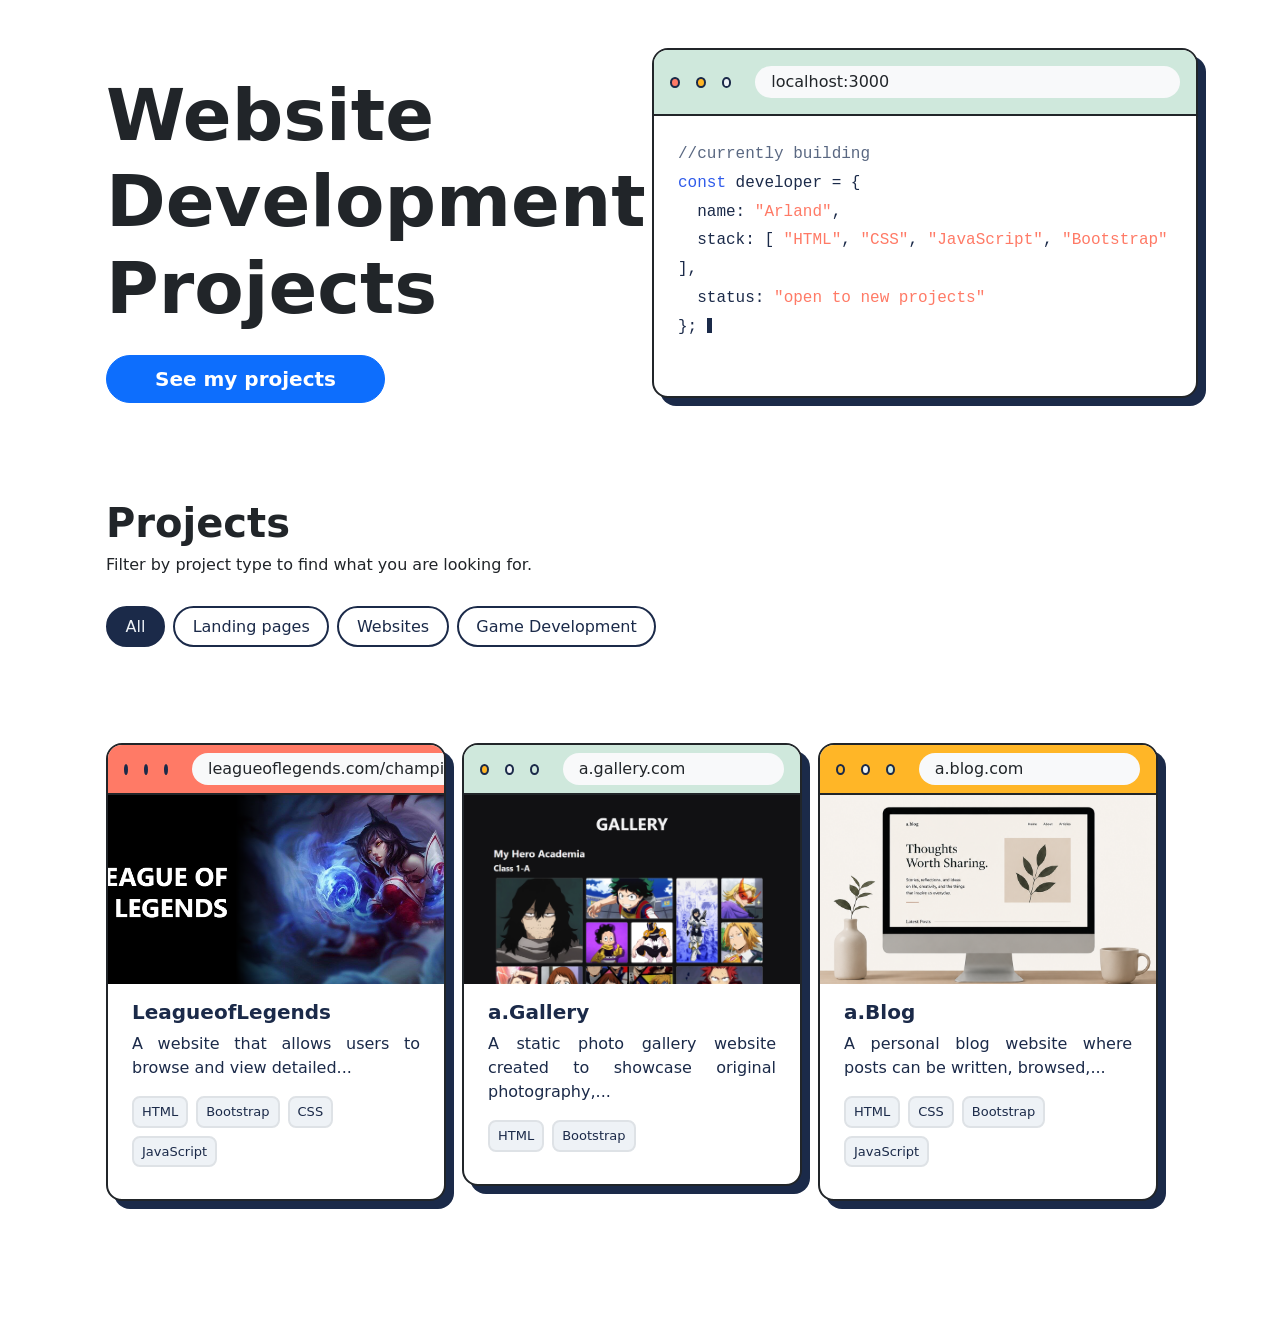
<file: index.html>
<!DOCTYPE html>
<html lang="en">

<head>
    <meta charset="UTF-8">
    <meta name="viewport" content="width=device-width, initial-scale=1.0">
    <title>Website Development Projects</title>
    <link rel="icon" href="assets/imgs/Group 26.svg">
    <link href="https://cdn.jsdelivr.net/npm/bootstrap@5.3.8/dist/css/bootstrap.min.css" rel="stylesheet"
        integrity="sha384-sRIl4kxILFvY47J16cr9ZwB07vP4J8+LH7qKQnuqkuIAvNWLzeN8tE5YBujZqJLB" crossorigin="anonymous">
    <link rel="stylesheet" href="assets/css/style.css">
</head>

<body>
    <div class="container">
        <div class="row py-5">
            <div class="col-12 col-lg-6">
                <div class="d-flex flex-column p-4">
                    <div class="display-2 fw-bold mb-4">
                        Website Development Projects
                    </div>
                    <div>
                        <a href="#projects" class="btn btn-primary rounded-pill fw-bold py-2 px-5 fs-5 ">See my
                            projects</a>
                    </div>
                </div>
            </div>
            <div class="col-12 col-lg-6">
                <div class="card rounded-4 overflow-hidden box-shadow text-light border-2 border-dark"
                    style="min-height: 350px;">
                    <!-- frame-bar -->
                    <div class="d-flex align-items-center gap-3 py-3 px-3 border-0 border-bottom border-2 border-dark"
                        style="background: var(--mint);">
                        <span class="dot" style="background: var(--coral);"></span>
                        <span class="dot" style="background: var(--sun);"></span>
                        <span class="dot" style="background: var(--paper);"></span>
                        <span class="bg-light w-100 text-dark px-3 py-1 ms-2 rounded-5">localhost:3000</span>
                    </div>
                    <!-- frame-body -->
                    <div class="p-4 code-font-family fs-6" style="line-height: 1.8; min-height: 250px;">
                        <div><span style="color: var(--muted);">//currently building</span></div>
                        <div><span style="color: var(--cobalt);">const <span style="color:var(--ink);">developer =
                                    {</span></span></div>
                        <div><span style="color:var(--ink);">&nbsp;&nbsp;name: <span
                                    style="color:var(--coral);">"Arland"<span
                                        style="color:var(--ink);">,</span></span></span></div>
                        <div><span style="color:var(--ink);">&nbsp;&nbsp;stack: [<span style="color:var(--coral);">
                                    "HTML"<span style="color:var(--ink);">,</span> "CSS"<span
                                        style="color:var(--ink);">,</span>
                                    "JavaScript"<span style="color:var(--ink);">,</span> "Bootstrap"<span
                                        style="color:var(--ink);"> ],</span></span></span></div>
                        <div><span style="color:var(--ink);">&nbsp;&nbsp;status:<span style="color:var(--coral);"> "open
                                    to new projects"</span></span></div>
                        <div><span style="color:var(--ink);">}; </span><span class="caret"></span></div>
                    </div>
                </div>
            </div>
        </div>
    </div>
    <div class="container" id="projects">
        <div class="row mb-5">
            <div class="col-12">
                <!-- Header -->
                <div class="p-4 ">
                    <div class="display-6 fw-bold mb-2">Projects</div>
                    <div class="h6">Filter by project type to find what you are looking for.</div>
                </div>
                <!-- Filter-buttons -->
                <div class="d-flex flex-wrap gap-2 px-4">
                    <button class="filter-btn active" data-filter="all">All</button>
                    <button class="filter-btn" data-filter="landing">Landing pages</button>
                    <button class="filter-btn" data-filter="websites">Websites</button>
                    <button class="filter-btn" data-filter="gamedev">Game Development</button>
                </div>
            </div>
        </div>
        <div class="row g-3 p-3 mb-5">
            <div class="row g-3 p-3 mb-5" id="projectList"></div>
        </div>
    </div>
    <div class="modal fade" id="projectModal" tabindex="-1" aria-labelledby="projectModalTitle" aria-hidden="true">
        <div class="modal-dialog modal-dialog-centered modal-lg">
            <div class="modal-content project-modal" style="color: var(--ink);">
                <div class="modal-header border-0 border-bottom border-2 border-dark" style="background: var(--mint);">
                    <h5 class="modal-title fw-bold" id="projectModalTitle"></h5>
                    <button type="button" class="btn-close" data-bs-dismiss="modal" aria-label="Close"></button>
                </div>
                <div class="modal-body">
                    <img id="projectModalImg" class="project-modal-img rounded-3 border border-2 border-dark mb-3"
                        alt="">
                    <p id="projectModalDesc"></p>
                    <div id="projectModalTech" class="d-flex flex-wrap gap-2"></div>
                </div>
                <div class="modal-footer border-0 justify-content-center w-100">
                    <a id="projectModalLive"
                        class="w-50 d-flex justify-content-center text-decoration-none px-5 py-2 m-0 fw-bold rounded-start-pill"
                        target="_blank" href="#" style="background: var(--cobalt); color: var(--paper);">Live demo</a>
                    <a id="projectModalSource"
                        class="w-50 d-flex justify-content-center text-decoration-none px-5 py-2 m-0 fw-bold rounded-end-pill"
                        target="_blank" href="#" style="background: var(--ink); color: var(--paper);">Source code</a>
                </div>
            </div>
        </div>
    </div>

    <script src="https://cdn.jsdelivr.net/npm/bootstrap@5.3.8/dist/js/bootstrap.bundle.min.js"
        integrity="sha384-FKyoEForCGlyvwx9Hj09JcYn3nv7wiPVlz7YYwJrWVcXK/BmnVDxM+D2scQbITxI" crossorigin="anonymous">
        </script>

    <script src="assets/js/projects.js"></script>
</body>

</html>
</file>
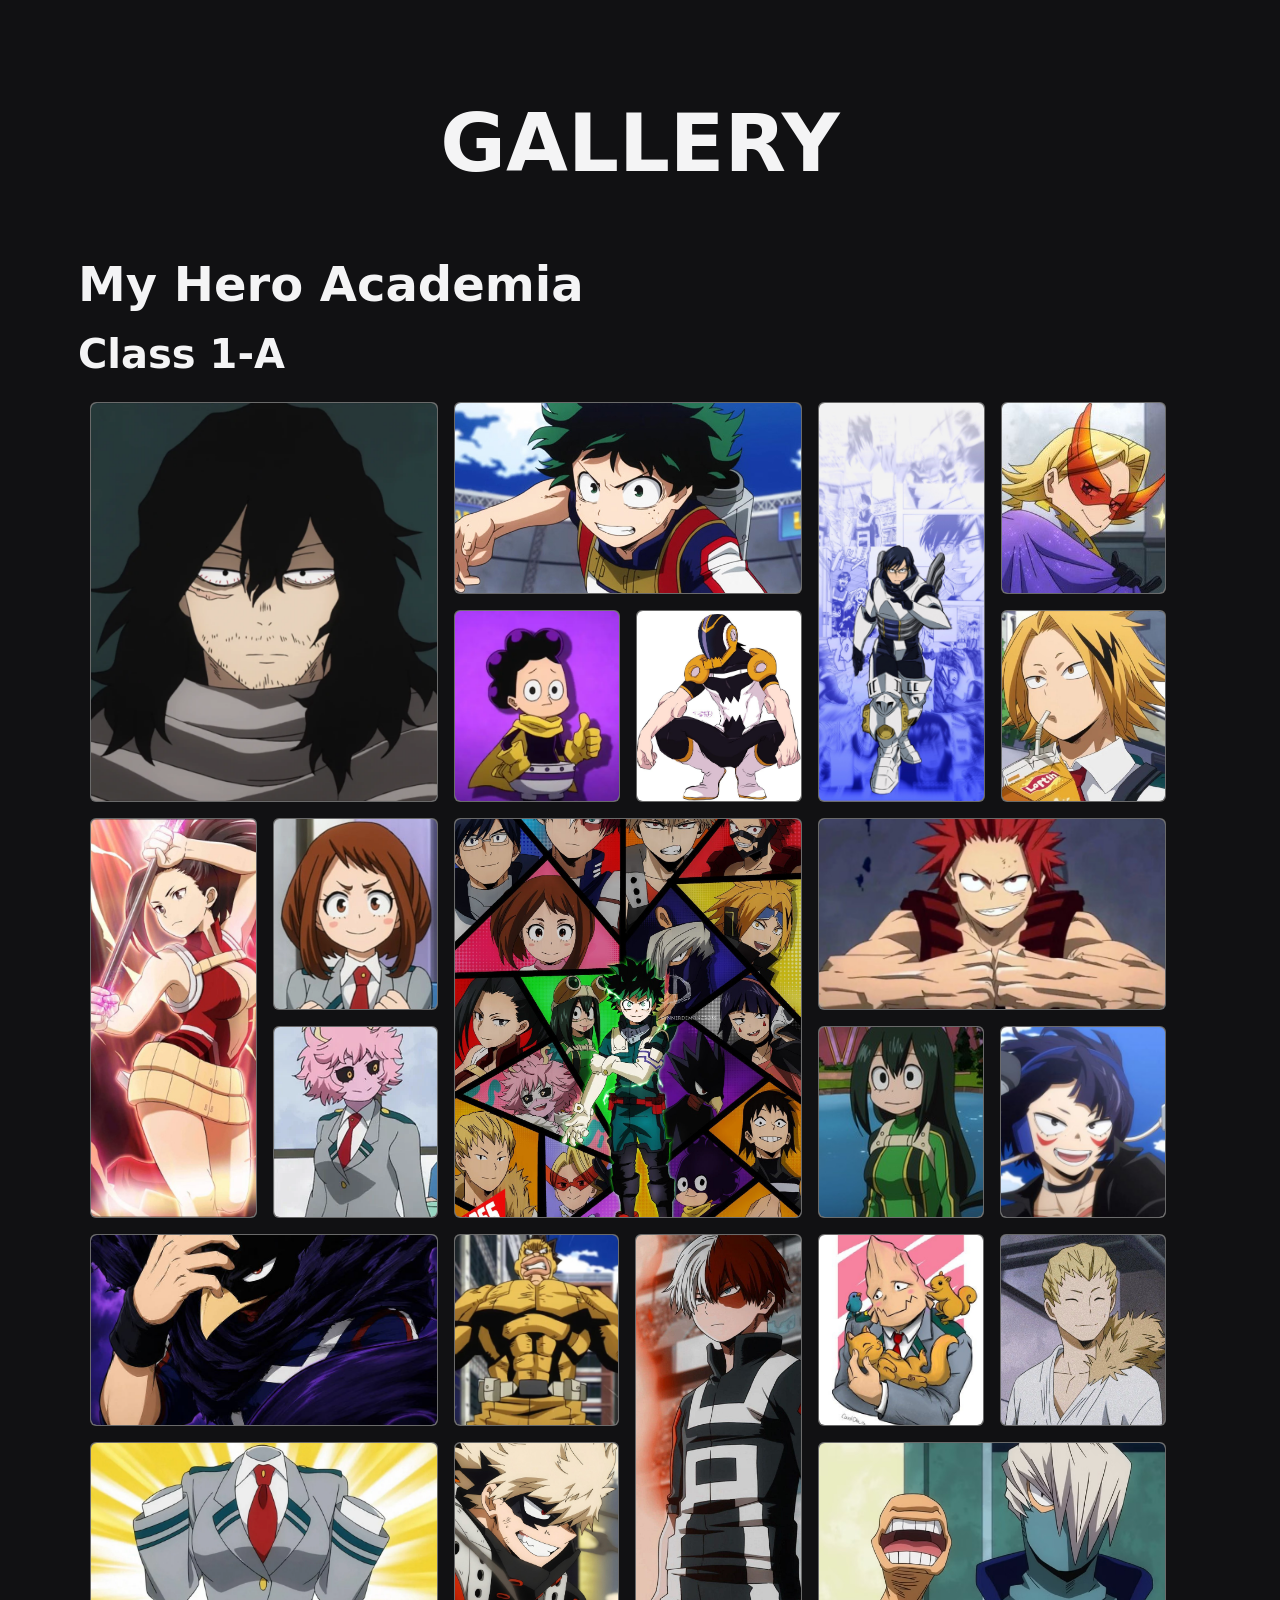
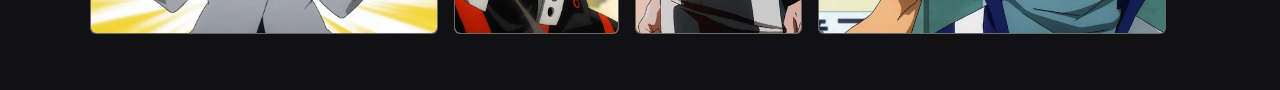
<file: ACT01/index.html>
<!DOCTYPE html>
<html lang="en">

<head>
    <meta charset="UTF-8">
    <meta name="viewport" content="width=device-width, initial-scale=1.0">
    <title>Bento Gallery</title>
    <link rel="icon" href="../assets/imgs/Group 26.svg">
    <link href="https://cdn.jsdelivr.net/npm/bootstrap@5.3.8/dist/css/bootstrap.min.css" rel="stylesheet"
        integrity="sha384-sRIl4kxILFvY47J16cr9ZwB07vP4J8+LH7qKQnuqkuIAvNWLzeN8tE5YBujZqJLB" crossorigin="anonymous">

    <link rel="stylesheet" href="assets/css/style.css">
</head>

<body>
    <div class="container my-5">
        <div class="row p-5">
            <div class="col-12 text-center">
                <div class="display-1 fw-bold">
                    GALLERY
                </div>
            </div>
        </div>


        <!-- My Hero Academia Section -->
        <!-- Row 1 -->
        <div class="row">
            <!-- Header -->
            <div class="row">
                <div class="col-12 p-2">
                    <div class="display-5 fw-bold py-2">
                        My Hero Academia
                    </div>
                    <!-- Section 1 -->
                    <div class="display-6 fw-bold py-2">
                        Class 1-A
                    </div>
                </div>
            </div>

            <!-- Row 1 -->
            <div class="row">
                <div class="d-flex flex-row flex-wrap">

                    <!-- Col 1: one big card -->
                    <div class="col-12 col-lg-4 p-2">
                        <div class="card h-full">
                            <img src="assets/imgs/MY_HERO_ACADEMIA/Shota_Scar_Portrait.webp" alt="card 1">
                        </div>
                    </div>

                    <!-- Col 2: wide card on top, two small cards below -->
                    <div class="col-12 col-lg-4 p-2">
                        <div class="d-flex flex-column gap-3">
                            <div class="card h-half">
                                <img src="assets/imgs/MY_HERO_ACADEMIA/00-featured-izuku-midoriya-my-hero-academia-anime.jpg"
                                    alt="Card 2">
                            </div>
                            <div class="d-flex flex-row gap-3">
                                <div class="card h-half col">
                                    <img src="assets/imgs/MY_HERO_ACADEMIA/sub-buzz-1893-1635897457-12.webp" alt="Card 3">
                                </div>
                                <div class="card h-half col">
                                    <img src="assets/imgs/MY_HERO_ACADEMIA/93d206442d9505b8f2197caf0b099e07.jpg" alt="Card 4">
                                </div>
                            </div>
                        </div>
                    </div>

                    <!-- Col 3: big card left, two stacked right -->
                    <div class="col-12 col-lg-4 p-2">
                        <div class="d-flex flex-row gap-3">
                            <div class="card h-full col">
                                <img src="assets/imgs/MY_HERO_ACADEMIA/wp6980072.jpg" alt="Card 5">
                            </div>
                            <div class="d-flex flex-column gap-3 col">
                                <div class="card h-half">
                                    <img src="assets/imgs/MY_HERO_ACADEMIA/7a51104e32ae5b86ec15143abc8c8832.jpg" alt="Card 6">
                                </div>
                                <div class="card h-half">
                                    <img src="assets/imgs/MY_HERO_ACADEMIA/e7627d8fc8846e0100322504bea1de6c.jpg" alt="Card 7">
                                </div>
                            </div>
                        </div>
                    </div>

                </div>
            </div>

            <!-- Row 2 -->
            <div class="row">
                <div class="d-flex flex-row flex-wrap">

                    <!-- Col 1: big card left, two stacked right -->
                    <div class="col-12 col-lg-4 p-2">
                        <div class="d-flex flex-row gap-3">
                            <div class="card h-full col">
                                <img src="assets/imgs/MY_HERO_ACADEMIA/main-qimg-ef3139464af9bd702b0f8aba15cad6b8-lq.jpg" alt="Card 8">
                            </div>
                            <div class="d-flex flex-column gap-3 col">
                                <div class="card h-half">
                                    <img src="assets/imgs/MY_HERO_ACADEMIA/Uraraka_Ochako.webp" alt="Card 9">
                                </div>
                                <div class="card h-half">
                                    <img src="assets/imgs/MY_HERO_ACADEMIA/mina-ashido[3].webp" alt="Card 10">
                                </div>
                            </div>
                        </div>
                    </div>

                    <!-- Col 2: one big card -->
                    <div class="col-12 col-lg-4 p-2">
                        <div class="card h-full">
                            <img src="assets/imgs/MY_HERO_ACADEMIA/259737ca487681f48f108b4b1350882e.jpg" alt="Card 11">
                        </div>
                    </div>

                    <!-- Col 3: wide card on top, two small cards below -->
                    <div class="col-12 col-lg-4 p-2">
                        <div class="d-flex flex-column gap-3">
                            <div class="card h-half">
                                <img src="assets/imgs/MY_HERO_ACADEMIA/X-My-Hero-Academia-Characters-Who-Just-Make-The-Dumbest-Decisions-Eijiro-Kirishima.avif"
                                    alt="Card 12">
                            </div>
                            <div class="d-flex flex-row gap-3">
                                <div class="card h-half col">
                                    <img src="assets/imgs/MY_HERO_ACADEMIA/tsuyu-asui-1-190x266.jpg" alt="Card 13">
                                </div>
                                <div class="card h-half col">
                                    <img src="assets/imgs/MY_HERO_ACADEMIA/6f000295cf78b499d9d400efddf0256c.jpg" alt="Card 14">
                                </div>
                            </div>
                        </div>
                    </div>

                </div>
            </div>

            <!-- Row 3 -->
            <div class="row">
                <div class="d-flex flex-row flex-wrap">

                    <!-- Col 1: two stacked cards -->
                    <div class="col-12 col-lg-4 p-2">
                        <div class="d-flex flex-column gap-3">
                            <div class="card h-half">
                                <img src="assets/imgs/MY_HERO_ACADEMIA/my_hero_academia_character_fumikage_tokoyami_by_1ochacoo_dmfp48c-414w-2x.jpg"
                                    alt="Card 15">
                            </div>
                            <div class="card h-half">
                                <img src="assets/imgs/MY_HERO_ACADEMIA/day-15-what-are-your-favorite-headcanons-about-toru-hagakure-v0-i51x5343hvld1.webp"
                                    alt="Card 16">
                            </div>
                        </div>
                    </div>

                    <!-- Col 2: two stacked left, big card right -->
                    <div class="col-12 col-lg-4 p-2">
                        <div class="d-flex flex-row gap-3">
                            <div class="d-flex flex-column gap-3 col">
                                <div class="card h-half">
                                    <img src="assets/imgs/MY_HERO_ACADEMIA/rikido-strength.avif" alt="Card 17">
                                </div>
                                <div class="card h-half">
                                    <img src="assets/imgs/MY_HERO_ACADEMIA/fe8fd4cafef27b0c4d42549cf5dec169.jpg" alt="Card 18">
                                </div>
                            </div>
                            <div class="card h-full col">
                                <img src="assets/imgs/MY_HERO_ACADEMIA/HD-wallpaper-todoroki-shouto-bnh-bnha-invierano-mha-shoto-shotou-todoroki-todoriko-todoroki-shotou-verinvierno.jpg"
                                    alt="Card 19">
                            </div>
                        </div>
                    </div>

                    <!-- Col 3: two small cards on top, wide card below -->
                    <div class="col-12 col-lg-4 p-2">
                        <div class="d-flex flex-column gap-3">
                            <div class="d-flex flex-row gap-3">
                                <div class="card h-half col">
                                    <img src="assets/imgs/MY_HERO_ACADEMIA/206fa5810cda2643f7da85dc7098c0cb.jpg" alt="Card 20">
                                </div>
                                <div class="card h-half col">
                                    <img src="assets/imgs/MY_HERO_ACADEMIA/ff1f24e93e1b82365b71e1ccd7a8a21c.jpg" alt="Card 21">
                                </div>
                            </div>
                            <div class="card h-half">
                                <img src="assets/imgs/MY_HERO_ACADEMIA/Mezo-Shoji-with-mouth.avif" alt="Card 22">
                            </div>
                        </div>
                    </div>

                </div>
            </div>

        </div>


    </div>

</body>

</html>
</file>
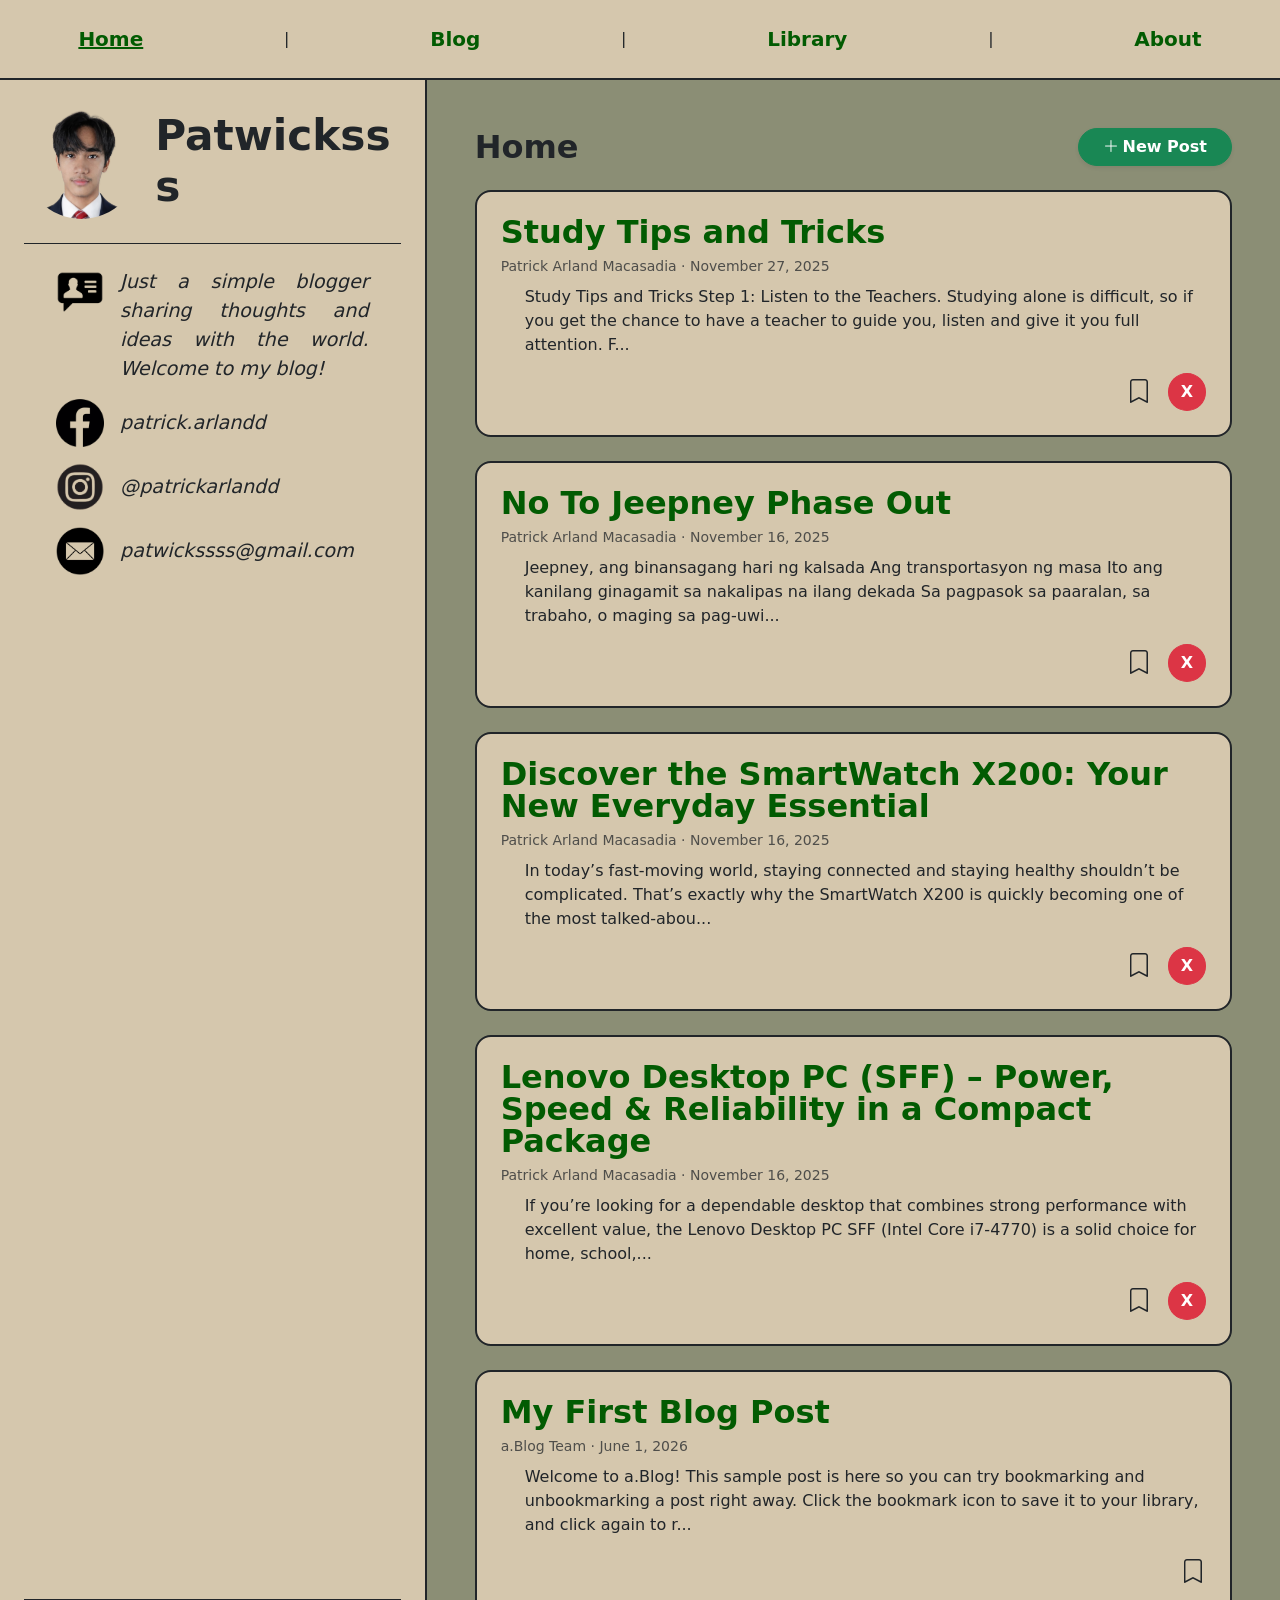
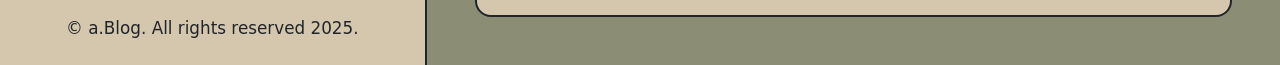
<file: ACT02/index.html>
<!doctype html>
<html lang="en">

<head>
    <meta charset="utf-8">
    <meta name="viewport" content="width=device-width, initial-scale=1">
    <!-- Index -->
    <title>a.Blog</title>
    <link rel="icon" href="../assets/imgs/Group 26.svg">
    <link href="https://cdn.jsdelivr.net/npm/bootstrap@5.3.8/dist/css/bootstrap.min.css" rel="stylesheet"
        integrity="sha384-sRIl4kxILFvY47J16cr9ZwB07vP4J8+LH7qKQnuqkuIAvNWLzeN8tE5YBujZqJLB" crossorigin="anonymous">
    <link href="https://cdn.jsdelivr.net/npm/bootstrap-icons@1.11.3/font/bootstrap-icons.min.css" rel="stylesheet">

    <link rel="stylesheet" href="assets/css/style.css">
</head>

<body class="bg-cream">

    <div class="container-fluid p-0 d-flex flex-column min-vh-100 bg-cream">

        <!-- NAVIGATION -->
        <ul class="nav justify-content-around align-items-center border-bottom border-2 border-dark py-3" id="mainNav">
            <li class="nav-item"><a class="nav-link fw-bold fs-5 text-green" href="#" data-page="home">Home</a></li>|
            <li class="nav-item"><a class="nav-link fw-bold fs-5 text-green" href="#" data-page="blog">Blog</a></li>|
            <li class="nav-item"><a class="nav-link fw-bold fs-5 text-green" href="#" data-page="library">Library</a>
            </li>|
            <li class="nav-item"><a class="nav-link fw-bold fs-5 text-green" href="#" data-page="about">About</a></li>
        </ul>

        <div class="row g-0 flex-grow-1">

            <!-- PROFILE SIDEBAR -->
            <aside class="sidebar col-lg-4 bg-cream border-end border-2 border-dark p-4 d-flex flex-column">
                <div class="d-flex align-items-center gap-3 pb-4 border-bottom border-dark">
                    <img src="assets/imgs/profile-nobackgroud.png" alt="profile"
                        class="dp rounded-circle object-fit-cover flex-shrink-0">
                    <h1 class="name fw-bold m-0 text-break">Patwicksss</h1>
                </div>

                <div class="d-flex flex-column gap-3 py-4 px-3">
                    <div class="d-flex align-items-start gap-3 px-3">
                        <img src="assets/imgs/icons/user-description-icon.png" alt="User Description"
                            class="icon flex-shrink-0">
                        <p class="m-0 fst-italic" style="text-align: justify;">Just a simple blogger sharing thoughts
                            and ideas with the world.
                            Welcome to my blog!</p>
                    </div>
                    <div class="d-flex align-items-center gap-3 px-3">
                        <img src="assets/imgs/icons/facebook-icon.png" alt="Facebook Logo" class="icon flex-shrink-0">
                        <a href="https://web.facebook.com/patrick.arlandd" target="_blank"
                            class="text-decoration-none text-dark fst-italic text-break">patrick.arlandd</a>
                    </div>
                    <div class="d-flex align-items-center gap-3 px-3">
                        <img src="assets/imgs/icons/instagram-icon.png" alt="Instagram Logo"
                            class="icon flex-shrink-0">
                        <a href="https://www.instagram.com/patrickarlandd/?hl=en" target="_blank"
                            class="text-decoration-none text-dark fst-italic text-break">@patrickarlandd</a>
                    </div>
                    <div class="d-flex align-items-center gap-3 px-3">
                        <img src="assets/imgs/icons/email-icon.png" alt="Email Logo" class="icon flex-shrink-0">
                        <a href="mailto:patwickssss@gmail.com"
                            class="text-decoration-none text-dark fst-italic text-break">patwickssss@gmail.com</a>
                    </div>
                </div>

                <!-- mt-auto pushes the footer to the bottom of the sidebar -->
                <p class="text-center small border-top border-dark pt-3 mt-auto mb-0">&copy; a.Blog. All rights reserved
                    2025.</p>
            </aside>

            <!-- PAGES -->
            <main class="col-lg-8 bg-feed p-4 p-md-5">

                <!-- HOME: every post (mine + other creators) -->
                <section id="page-home" data-page-section>
                    <div class="d-flex justify-content-between align-items-center mb-4">
                        <h2 class="fw-bold m-0">Home</h2>
                        <button type="button" class="btn btn-success rounded-pill fw-bold px-4 shadow-sm"
                            data-bs-toggle="modal" data-bs-target="#addPostModal">
                            <i class="bi bi-plus-lg me-1"></i>New Post
                        </button>
                    </div>
                    <div id="home-posts" class="d-flex flex-column gap-4"></div>
                </section>

                <!-- BLOG: only my posts -->
                <section id="page-blog" data-page-section class="d-none">
                    <h2 class="fw-bold mb-4">My Blog</h2>
                    <div id="blog-posts" class="d-flex flex-column gap-4"></div>
                </section>

                <!-- LIBRARY: bookmarked posts -->
                <section id="page-library" data-page-section class="d-none">
                    <h2 class="fw-bold mb-4">Library</h2>
                    <div id="library-posts" class="d-flex flex-column gap-4"></div>
                </section>

                <!-- ABOUT -->
                <section id="page-about" data-page-section class="d-none">
                    <h2 class="fw-bold mb-4">About a.Blog</h2>
                    <article class="bg-cream border border-2 border-dark rounded-4 p-4 p-md-5">
                        <p class="fs-3 fw-bold text-green mb-4">Welcome to <i>a.blog</i> – a space where thoughts meet
                            words and ideas find their voice.</p>
                        <p class="fs-5">At <i>a.blog</i>, we believe in the power of honest storytelling, thoughtful
                            reflection, and continuous curiosity. Whether it’s a deep dive into everyday experiences, a
                            fresh take on current trends, or simple moments worth sharing, this blog is a personal
                            journal made public — crafted for readers who appreciate authenticity and insight.</p>
                        <p class="fs-5">Updated regularly with original content, a.blog aims to inform, inspire, and
                            occasionally challenge perspectives. It's more than just a collection of posts — it’s a
                            growing archive of thoughts worth returning to.</p>
                        <p class="fs-4 fw-bold fst-italic text-center border-top border-2 border-dark pt-4 mb-0">Thanks
                            for being here. Stay curious!</p>
                    </article>
                </section>
            </main>
        </div>
    </div>

    <!-- ADD POST MODAL -->
    <div class="modal fade" id="addPostModal" tabindex="-1" aria-labelledby="addPostTitle" aria-hidden="true">
        <div class="modal-dialog modal-lg modal-dialog-scrollable">
            <form id="postForm" class="modal-content needs-validation" novalidate>
                <div class="modal-header">
                    <h1 class="modal-title fs-4 fw-bold" id="addPostTitle">Create a post</h1>
                    <button type="button" class="btn-close" data-bs-dismiss="modal" aria-label="Close"></button>
                </div>

                <div class="modal-body">
                    <div class="mb-3">
                        <label for="title" class="form-label fw-bold">Title</label>
                        <input type="text" id="title" class="form-control" required>
                        <div class="invalid-feedback">Please enter a title.</div>
                    </div>
                    <div class="row g-3 mb-3">
                        <div class="col-md-6">
                            <label for="category" class="form-label fw-bold">Category</label>
                            <select id="category" class="form-select" required>
                                <option value="Personal">Personal</option>
                                <option value="Review">Review</option>
                                <option value="Opinion">Opinion</option>
                                <option value="Tips">Tips</option>
                            </select>
                        </div>
                        <div class="col-md-6">
                            <label for="date" class="form-label fw-bold">Date</label>
                            <input type="date" id="date" class="form-control" required>
                            <div class="invalid-feedback">Please pick a date.</div>
                        </div>
                    </div>
                    <div class="mb-3">
                        <label for="author" class="form-label fw-bold">Author</label>
                        <input type="text" id="author" class="form-control" required>
                        <div class="invalid-feedback">Please enter the author name.</div>
                    </div>
                    <div class="mb-3">
                        <label for="content" class="form-label fw-bold">Contents</label>
                        <textarea id="content" class="form-control" rows="8" required></textarea>
                        <div class="invalid-feedback">Please write something.</div>
                    </div>
                    <div class="mb-3">
                        <label for="url" class="form-label fw-bold">Reference link
                            <span class="fw-normal text-muted">(optional)</span></label>
                        <input type="url" id="url" class="form-control" placeholder="https://">
                        <div class="invalid-feedback">Please enter a valid URL.</div>
                    </div>
                    <div class="mb-3">
                        <label for="images" class="form-label fw-bold">Images
                            <span class="fw-normal text-muted">(up to 3)</span></label>
                        <input type="file" id="images" class="form-control" accept="image/*" multiple>
                        <div id="imageError" class="text-danger small mt-1 d-none">Please upload 1 to 3 images.</div>
                        <div id="preview" class="d-flex flex-wrap gap-2 mt-2"></div>
                    </div>
                </div>

                <div class="modal-footer justify-content-between">
                    <button type="button" class="btn btn-outline-dark rounded-pill px-4"
                        data-bs-dismiss="modal">Cancel</button>
                    <button type="submit" class="btn btn-success rounded-pill px-5 fw-bold">Post</button>
                </div>
            </form>
        </div>
    </div>

    <script src="https://cdn.jsdelivr.net/npm/bootstrap@5.3.8/dist/js/bootstrap.bundle.min.js"
        integrity="sha384-FKyoEForCGlyvwx9Hj09JcYn3nv7wiPVlz7YYwJrWVcXK/BmnVDxM+D2scQbITxI"
        crossorigin="anonymous"></script>

    <script src="assets/js/script.js"></script>
</body>

</html>
</file>
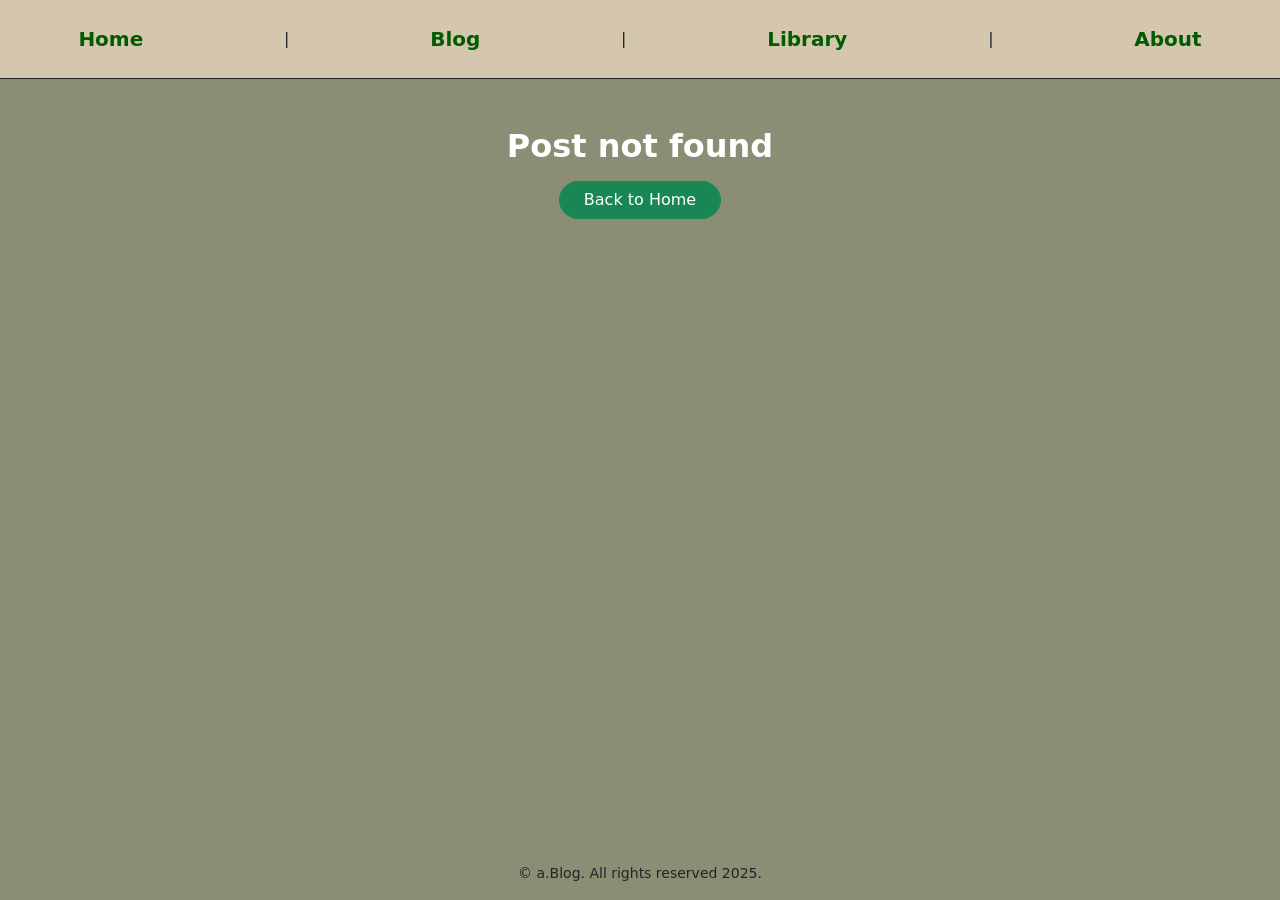
<file: ACT02/view-post.html>
<!doctype html>
<html lang="en">

<head>
    <meta charset="utf-8">
    <meta name="viewport" content="width=device-width, initial-scale=1">
    <!-- View post page -->
    <title>a.Blog: Post</title>
    <link rel="icon" href="../assets/imgs/Group 26.svg">
    <link href="https://cdn.jsdelivr.net/npm/bootstrap@5.3.8/dist/css/bootstrap.min.css" rel="stylesheet"
        integrity="sha384-sRIl4kxILFvY47J16cr9ZwB07vP4J8+LH7qKQnuqkuIAvNWLzeN8tE5YBujZqJLB" crossorigin="anonymous">

    <!-- Only brand colors, hover effects and the post text wrapping -->
    <style>
        :root {
            --cream: #D5C7AD;
            --paper: #F1EAD8;
            --feed-bg: #8B8E75;
            --green: rgb(2, 91, 2);
        }

        .bg-cream { background: var(--cream); }
        .bg-paper { background: var(--paper); }
        .bg-feed { background: var(--feed-bg); }
        .text-green { color: var(--green); }
        .post-content { white-space: pre-wrap; word-wrap: break-word; }
        .nav-link:hover, .post-link:hover { text-decoration: underline; color: var(--green); }
    </style>
</head>

<body class="bg-feed d-flex flex-column min-vh-100">

    <!-- HEADER -->
    <header class="bg-cream">
        <!-- NAVIGATION -->
        <ul class="nav justify-content-around align-items-center border-bottom border-1 border-dark py-3" id="mainNav">
            <li class="nav-item"><a class="nav-link fw-bold fs-5 text-green" href="index.html#home" data-page="home">Home</a></li>|
            <li class="nav-item"><a class="nav-link fw-bold fs-5 text-green" href="index.html#blog" data-page="blog">Blog</a></li>|
            <li class="nav-item"><a class="nav-link fw-bold fs-5 text-green" href="index.html#library" data-page="library">Library</a></li>|
            <li class="nav-item"><a class="nav-link fw-bold fs-5 text-green" href="index.html#about" data-page="about">About</a></li>
        </ul>
    </header>

    <!-- POST -->
    <main class="container-fluid flex-grow-1 p-4">
        <div id="post-box" class="row g-4"></div>
    </main>

    <footer class="text-center small pb-3">&copy; a.Blog. All rights reserved 2025.</footer>

    <script src="https://cdn.jsdelivr.net/npm/bootstrap@5.3.8/dist/js/bootstrap.bundle.min.js"
        integrity="sha384-FKyoEForCGlyvwx9Hj09JcYn3nv7wiPVlz7YYwJrWVcXK/BmnVDxM+D2scQbITxI"
        crossorigin="anonymous"></script>

    <script>
        document.addEventListener("DOMContentLoaded", loadPost);

        function escapeHtml(str) {
            return String(str)
                .replace(/&/g, "&amp;")
                .replace(/</g, "&lt;")
                .replace(/>/g, "&gt;")
                .replace(/"/g, "&quot;")
                .replace(/'/g, "&#39;");
        }

        // Displayed reference format: a.blog/posts/refference/{blog-title}
        // (the link itself still goes to the post's real URL)
        function referenceLabel(title) {
            const slug = String(title).toLowerCase().replace(/[^a-z0-9]+/g, "-").replace(/^-+|-+$/g, "");
            return `a.blog/posts/refference/${slug}`;
        }

        function getPosts() {
            try {
                const posts = JSON.parse(localStorage.getItem("posts"));
                return Array.isArray(posts) ? posts : [];
            } catch (err) {
                console.warn("Could not read posts from localStorage", err);
                return [];
            }
        }

        function loadPost() {
            const box = document.getElementById("post-box");
            const id = Number(new URLSearchParams(location.search).get("id"));
            const post = getPosts().find(p => p.id === id);

            if (!post) {
                box.innerHTML = `
                    <div class="col-12 text-center text-white my-5">
                        <h2 class="fw-bold">Post not found</h2>
                        <a href="index.html" class="btn btn-success rounded-pill px-4 mt-2">Back to Home</a>
                    </div>`;
                return;
            }

            document.title = `a.Blog: ${post.title}`;

            const images = (post.images || [])
                .map(src => `<img src="${escapeHtml(src)}" alt="${escapeHtml(post.title)}"
                    class="img-fluid w-100 border border-2 border-dark rounded object-fit-cover mb-3">`)
                .join("");

            // only a real web link counts as a reference (empty or "#..." values are ignored)
            const hasReference = /^https?:\/\//i.test(post.url || "");

            const link = hasReference
                ? `<a href="${escapeHtml(post.url)}" target="_blank" rel="noopener"
                      class="post-link text-dark text-decoration-none fst-italic text-break">${escapeHtml(referenceLabel(post.title))}</a>`
                : "";

            box.innerHTML = `
                ${images ? `<div class="col-lg-5 order-lg-2">
                    <div class="bg-paper border border-3 border-dark p-3">${images}</div>
                </div>` : ""}

                <div class="${images ? "col-lg-7" : "col-12"} order-lg-1">
                    <article class="bg-paper border border-3 border-dark p-4 p-md-5">
                        <h1 class="fw-bold text-green">${escapeHtml(post.title)}</h1>
                        <p class="post-content fs-5 mt-4">${escapeHtml(post.content)}</p>
                        <p class="fw-bold fs-5 text-end mb-0">— ${escapeHtml(post.author || "")}</p>
                        <hr class="border-success border-2 opacity-100">
                        <div class="d-flex flex-wrap justify-content-between gap-2">
                            <span class="fw-bold">${escapeHtml(post.date || "")}</span>
                            ${link}
                        </div>
                    </article>
                </div>`;
        }
    </script>
</body>

</html>
</file>
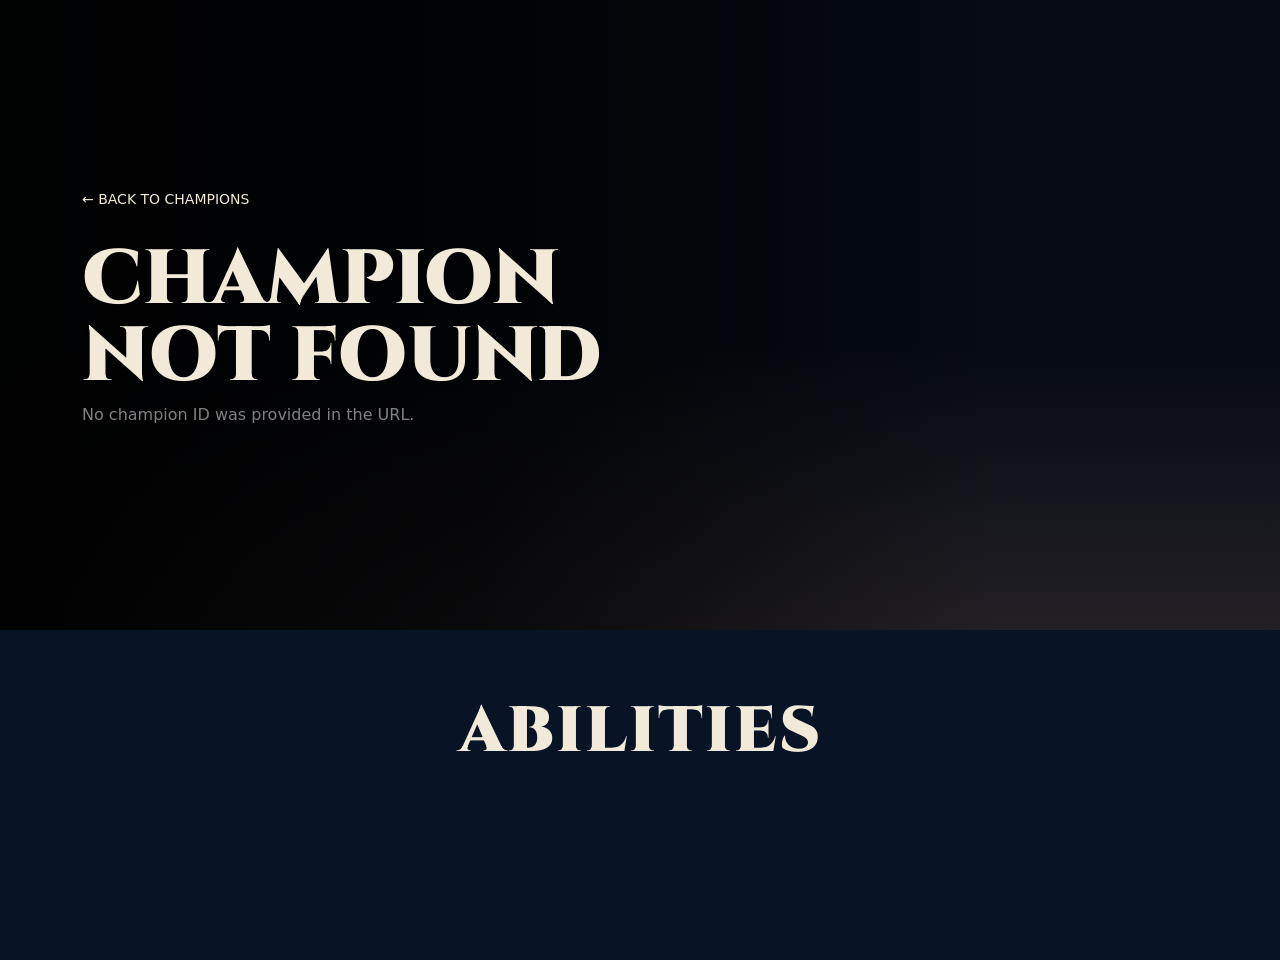
<file: ACT03/vw_champion.html>
<!doctype html>
<html lang="en">

<head>
    <meta charset="utf-8">
    <meta name="viewport" content="width=device-width, initial-scale=1">
    <title>Champion | League of Legends</title>

    <link rel="icon" href="../assets/imgs/Group 26.svg">
    <link href="https://cdn.jsdelivr.net/npm/bootstrap@5.3.8/dist/css/bootstrap.min.css" rel="stylesheet"
        integrity="sha384-sRIl4kxILFvY47J16cr9ZwB07vP4J8+LH7qKQnuqkuIAvNWLzeN8tE5YBujZqJLB" crossorigin="anonymous">
    <link href="https://fonts.googleapis.com/css2?family=Cinzel:wght@600;700;800;900&display=swap" rel="stylesheet">
    <link rel="stylesheet" href="assets/css/style.css">
</head>

<body>

    <!-- Champion hero: the background image and text are filled from the detail API. -->
    <section class="champion-hero d-flex align-items-center" id="championHero">
        <div class="container py-5">
            <div class="row">
                <div class="col-lg-7 hero-content">
                    <a href="index.html" class="back-link small d-inline-block mb-4" id="backlink">
                        &larr; BACK TO CHAMPIONS
                    </a>

                    <div class="champion-subtitle text-uppercase" id="championTitle">Loading champion...</div>
                    <h1 class="champion-title text-uppercase my-2" id="championName">...</h1>
                    <p class="text-white-50" id="championLore"></p>
                </div>
            </div>
        </div>
    </section>

    <!-- Five ability entries: passive plus the four spells returned by Data Dragon. -->
    <section class="abilities-section py-5">
        <div class="container py-3">
            <div class="text-center mb-5">
                <h2 class="section-title">ABILITIES</h2>
            </div>

            <div class="row justify-content-center g-4" id="abilities">
                <div class="col-12 text-center text-secondary">Loading abilities...</div>
            </div>
        </div>
    </section>

    <script src="https://cdn.jsdelivr.net/npm/bootstrap@5.3.8/dist/js/bootstrap.bundle.min.js"
        integrity="sha384-FKyoEForCGlyvwx9Hj09JcYn3nv7wiPVlz7YYwJrWVcXK/BmnVDxM+D2scQbITxI"
        crossorigin="anonymous"></script>

    <script src="assets/js/vw_champion.js"></script>
</body>

</html>
</file>
<file: assets/css/style.css>
:root {
    --paper: #eef2f6;
    --card: #ffffff;
    --ink: #1b2a49;
    --muted: #5a6882;
    --line: #d3dce8;
    --cobalt: #2f5bea;
    --sun: #ffb627;
    --mint: #cfe8dc;
    --coral: #ff7a66;
}

body {
    margin: 0;
    font-family: "DM Sans", system-ui, sans-serif;
}

.btn-primary:hover {
    background-color: #2347c2;
}

.box-shadow {
    box-shadow: 8px 8px 0 var(--ink);
}

.dot {
    width: 11px;
    height: 11px;
    border-radius: 50%;
    border: 2px solid var(--ink);
    background: var(--paper);
}

.code-font-family {
    font-family: ui-monospace, "SF Mono", Menlo, monospace;
}

.caret {
    display: inline-block;
    width: 5px;
    height: 15px;
    background: var(--ink);
    vertical-align: -2px;
    animation: blink 1s steps(1) infinite;
}

@keyframes blink {
    50% {
        opacity: 0;
    }
}

.filter-btn {
    border: 2px solid var(--ink);
    background: transparent;
    color: var(--ink);
    padding: .4rem 1.1rem;
    border-radius: 99px;
    font-weight: 500;
    transition: background .15s, color .15s;
}

.filter-btn:hover {
    background: var(--mint);
}

.filter-btn.active {
    background: var(--ink);
    color: var(--paper);
}

.project-card:hover {
    transform: translate(-2px, -2px);
    box-shadow: 7px 7px 0 var(--ink);
}

.project-card {
    cursor: pointer;
    transition: transform .15s, box-shadow .15s;
}

.project-preview {
    width: 100%;
    aspect-ratio: 16 / 9;
    overflow: hidden;
    background: var(--muted);
}

.project-preview img {
    display: block;
    width: 100%;
    height: 100%;
    object-fit: cover;
    object-position: center;
}

.project-modal {
    border: 2px solid var(--ink);
    border-radius: 1rem;
    box-shadow: 8px 8px 0 var(--ink);
    overflow: hidden;
}

.project-modal-img {
    display: block;
    width: 100%;
    height: clamp(180px, calc(100vh - 380px), 380px);
    object-fit: cover;
    object-position: top;
}
</file>
<file: ACT01/assets/css/style.css>
:root {
    --bg: #0a0a0b;
    /* page background */
    --surface: #111113;
    /* card placeholder */
    --line: #2a2a2e;
    /* hairline borders */
    --line-strong: #5a5a60;
    /* hover borders */
    --text: #f4f4f5;
    /* main text */
    --muted: #8d8d94;
    /* small labels */
    --font: "Manrope", system-ui, sans-serif;
}

body {
    background-color: var(--surface);
    color: var(--text);
    font-family: system-ui, sans-serif;
    min-width: 200px;
    margin: 0;
    padding: 0;
}


/* Cards */
.card {
    display: flex;
    justify-content: center;
    align-items: center;
    background-color: gray;
    overflow: hidden;
    /* hides the extra part of cropped images */
}

.h-full {
    height: 400px;
}

/* card fills the whole column */
.h-half {
    height: 192px;
}

/* Images */
.card img {
    width: 100%;
    height: 100%;
    object-fit: cover;
    object-position: center;
    border-radius: 6px;
    transition: transform 0.3s ease;
}

.card:hover img {
    transform: scale(1.05);
}
</file>
<file: ACT02/assets/css/style.css>
:root {
    --cream: #D5C7AD;
    --feed-bg: #8B8E75;
    --green: rgb(2, 91, 2);
}

.bg-cream {
    background: var(--cream);
}

.bg-feed {
    background: var(--feed-bg);
}

.text-green {
    color: var(--green);
}

/* sidebar: text and images are sized in em, so they shrink with the font-size below */
.sidebar {
    font-size: clamp(0.8rem, 1.5vw, 1.25rem);
}

.name {
    font-size: 2.2em;
}

.dp {
    width: 6em;
    height: 6em;
}

.icon {
    width: 2.5em;
    height: 2.5em;
}

/* hover / active */
.nav-link:hover,
.nav-link.active {
    text-decoration: underline;
    color: var(--green);
}
</file>
<file: ACT03/assets/css/style.css>
/* ========================================
   GLOBAL STYLES
======================================== */

:root {
    --surface: #111113;
    --line: #2a2a2e;
    --line-strong: #5a5a60;
    --white: #ffffff;
    --paper: #F1EAD8;
    --abilities-bg: #081326;
    --gold: #b89b5e;
}

body {
    margin: 0;
    background: var(--surface);
    color: var(--paper);
}

.champion-title,
.section-title {
    font-family: 'Cinzel', serif;
    font-weight: 900;
}


/* ========================================
INDEX.HTML - CHAMPION COLLECTION
======================================== */

.hero-image {
    position: relative;
    height: 100%;
}

.hero-image::before {
    content: "";
    position: absolute;
    top: 0;
    left: 0;
    width: 150px;
    height: 100%;
    background: linear-gradient(to right, black, transparent);
    z-index: 1;
    pointer-events: none;
}

.champion-section {
    position: relative;
    padding-bottom: 6rem !important;
}

/* Target all form controls */
.form-control::placeholder {
    color: var(--white); 
    opacity: 0.7;    /* Required to override Bootstrap and browser defaults */
}


/* Champion cards */

.card {
    width: 100%;
    height: 200px;
    background: var(--surface);
    border: 1px solid var(--line);
    overflow: hidden;
    transition: transform 0.3s ease, box-shadow 0.3s ease;
}

.card:hover {
    transform: translateY(-5px);
    box-shadow: 0 8px 20px rgba(0, 0, 0, 0.5);
    border-color: var(--line-strong);
}

.champ-image {
    object-fit: cover;
    object-position: center;
}

.champ-image-shadow {
    position: absolute;
    top: 0;
    left: 0;
    width: 220px;
    height: 100%;
    background: linear-gradient(to right, var(--surface), transparent);
    z-index: 1;
    pointer-events: none;
}

.champ-name {
    position: relative;
    z-index: 1;
    background: var(--surface);
    color: var(--paper);
}

.champ-name::after {
    content: "";
    position: absolute;
    top: 0;
    right: -40px;
    width: 40px;
    height: 100%;
    background: linear-gradient(to right, var(--surface), transparent);
    z-index: 2;
    pointer-events: none;
}

/* Pagination */

.pagination-popup {
    position: fixed;
    bottom: 15px;
    left: 0;
    width: 100%;
    z-index: 1000;
    visibility: hidden;
    opacity: 0;
    transform: translateY(20px);
    transition: all 0.3s ease;
}

.pagination-popup.show {
    visibility: visible;
    opacity: 1;
    transform: translateY(0);
}

.page-link {
    background: var(--surface);
    color: var(--paper);
    border-color: var(--line);
    cursor: pointer;
}

.page-link:hover {
    background: var(--line);
    color: white;
}

.page-item.active .page-link {
    background: var(--paper);
    color: black;
    border-color: var(--paper);
}

.page-ellipsis {
    background: #333333 !important;
    color: white !important;
    border-color: #333333 !important;
}


/* ========================================
VW_CHAMPION.HTML - CHAMPION DETAILS
======================================== */

/* Champion hero */

.champion-hero {
    min-height: 520px;
    height: 70vh;
    position: relative;
    background-color: #050a13;
    background-position: center;
    background-size: cover;
}

.champion-hero::before {
    content: "";
    position: absolute;
    inset: 0;
    background:
        linear-gradient(90deg,
            rgba(0, 0, 0, .95) 0%,
            rgba(0, 0, 0, .72) 38%,
            transparent 78%),
        linear-gradient(0deg,
            rgba(90, 72, 72, 0.35),
            transparent 45%);
}

.hero-content {
    position: relative;
    z-index: 1;
    max-width: 560px;
}

.champion-title {
    font-size: clamp(2.8rem, 6vw, 5rem);
    line-height: 1;
}

.champion-subtitle {
    color: var(--gold);
    font-family: 'Cinzel', serif;
    font-weight: 700;
    letter-spacing: 2px;
}

.back-link {
    color: var(--paper);
    text-decoration: none;
}

.back-link:hover {
    color: var(--gold);
}


/* ========================================
ABILITIES SECTION
======================================== */

.abilities-section {
    min-height: 330px;
    background: var(--abilities-bg);
}

.section-title {
    font-size: clamp(2.5rem, 5vw, 4rem);
    letter-spacing: 2px;
}

.ability-image {
    width: 88px;
    height: 88px;
    object-fit: cover;
    border: 2px solid rgba(184, 155, 94, .45);
    transition: transform 0.25s ease, border-color 0.25s ease;
}

.ability-name {
    color: var(--paper);
    font-size: .9rem;
    font-weight: 700;
    text-transform: uppercase;
    min-height: 42px;
}

.ability-card {
    height: 100%;
    position: relative;
    cursor: pointer;
}

.ability-card:hover .ability-image,
.ability-card.show .ability-image {
    transform: scale(1.1);
    border-color: var(--gold);
}


/* ========================================
ABILITY DETAILS POPUP
======================================== */

.ability-info {
    display: none;
    position: absolute;
    bottom: calc(100% + 15px);
    left: 50%;
    transform: translateX(-50%);
    width: 280px;
    padding: 18px;
    background: #111b2c;
    border: 1px solid var(--gold);
    border-radius: 8px;
    text-align: left;
    z-index: 100;
    box-shadow: 0 8px 25px rgba(0, 0, 0, .6);
}

.ability-card.show .ability-info,
.ability-card:hover .ability-info {
    display: block;
}

.ability-info h6 {
    color: var(--gold);
    font-family: 'Cinzel', serif;
    font-weight: 800;
    margin-bottom: 10px;
}

.ability-description {
    color: #d0d5df;
    font-size: .8rem;
    line-height: 1.6;
}

.ability-stats {
    border-top: 1px solid rgba(184, 155, 94, .3);
    margin-top: 12px;
    padding-top: 10px;
    font-size: .75rem;
    color: #b5bdcc;
}

.ability-stats span {
    color: var(--gold);
    font-weight: 700;
}


/* ========================================
   RESPONSIVE DESIGN
======================================== */

@media (max-width: 576px) {

    .champion-hero {
        min-height: 560px;
        height: auto;
    }

    .ability-image {
        width: 68px;
        height: 68px;
    }

    .ability-info {
        width: 220px;
    }

}
</file>
